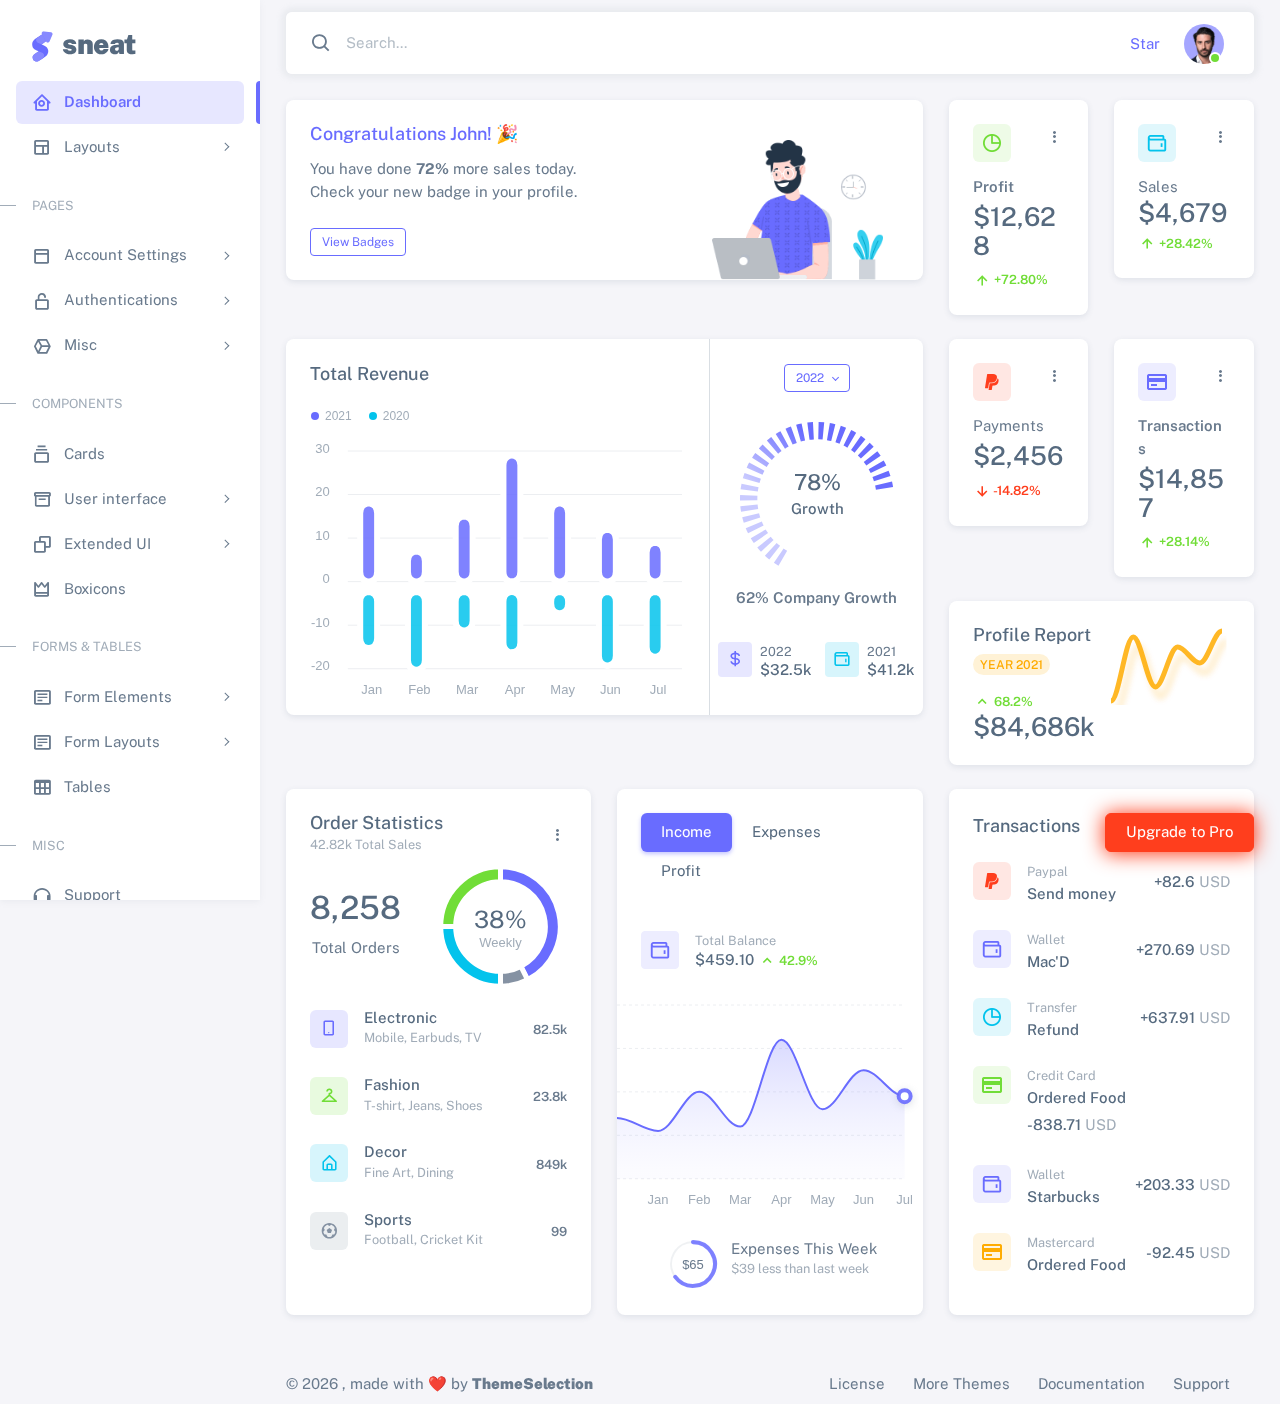
<file: dashboard.html>
<!DOCTYPE html>

<html
  lang="en"
  class="light-style layout-menu-fixed"
  dir="ltr"
  data-theme="theme-default"
  data-assets-path="../assets/"
  data-template="vertical-menu-template-free"
>
  <head>
    <meta charset="utf-8" />
    <meta
      name="viewport"
      content="width=device-width, initial-scale=1.0, user-scalable=no, minimum-scale=1.0, maximum-scale=1.0"
    />

    <title>Dashboard - Analytics | Sneat - Bootstrap 5 HTML Admin Template - Pro</title>

    <meta name="description" content="" />

    <!-- Favicon -->
    <link rel="icon" type="image/x-icon" href="../assets/img/favicon/favicon.ico" />

    <!-- Fonts -->
    <link rel="preconnect" href="https://fonts.googleapis.com" />
    <link rel="preconnect" href="https://fonts.gstatic.com" crossorigin />
    <link
      href="https://fonts.googleapis.com/css2?family=Public+Sans:ital,wght@0,300;0,400;0,500;0,600;0,700;1,300;1,400;1,500;1,600;1,700&display=swap"
      rel="stylesheet"
    />

    <!-- Icons. Uncomment required icon fonts -->
    <link rel="stylesheet" href="../assets/vendor/fonts/boxicons.css" />

    <!-- Core CSS -->
    <link rel="stylesheet" href="../assets/vendor/css/core.css" class="template-customizer-core-css" />
    <link rel="stylesheet" href="../assets/vendor/css/theme-default.css" class="template-customizer-theme-css" />
    <link rel="stylesheet" href="../assets/css/demo.css" />

    <!-- Vendors CSS -->
    <link rel="stylesheet" href="../assets/vendor/libs/perfect-scrollbar/perfect-scrollbar.css" />

    <link rel="stylesheet" href="../assets/vendor/libs/apex-charts/apex-charts.css" />

    <!-- Page CSS -->

    <!-- Helpers -->
    <script src="../assets/vendor/js/helpers.js"></script>

    <!--! Template customizer & Theme config files MUST be included after core stylesheets and helpers.js in the <head> section -->
    <!--? Config:  Mandatory theme config file contain global vars & default theme options, Set your preferred theme option in this file.  -->
    <script src="../assets/js/config.js"></script>
  </head>

  <body>
    <!-- Layout wrapper -->
    <div class="layout-wrapper layout-content-navbar">
      <div class="layout-container">
        <!-- Menu -->

        <aside id="layout-menu" class="layout-menu menu-vertical menu bg-menu-theme">
          <div class="app-brand demo">
            <a href="index.html" class="app-brand-link">
              <span class="app-brand-logo demo">
                <svg
                  width="25"
                  viewBox="0 0 25 42"
                  version="1.1"
                  xmlns="http://www.w3.org/2000/svg"
                  xmlns:xlink="http://www.w3.org/1999/xlink"
                >
                  <defs>
                    <path
                      d="M13.7918663,0.358365126 L3.39788168,7.44174259 C0.566865006,9.69408886 -0.379795268,12.4788597 0.557900856,15.7960551 C0.68998853,16.2305145 1.09562888,17.7872135 3.12357076,19.2293357 C3.8146334,19.7207684 5.32369333,20.3834223 7.65075054,21.2172976 L7.59773219,21.2525164 L2.63468769,24.5493413 C0.445452254,26.3002124 0.0884951797,28.5083815 1.56381646,31.1738486 C2.83770406,32.8170431 5.20850219,33.2640127 7.09180128,32.5391577 C8.347334,32.0559211 11.4559176,30.0011079 16.4175519,26.3747182 C18.0338572,24.4997857 18.6973423,22.4544883 18.4080071,20.2388261 C17.963753,17.5346866 16.1776345,15.5799961 13.0496516,14.3747546 L10.9194936,13.4715819 L18.6192054,7.984237 L13.7918663,0.358365126 Z"
                      id="path-1"
                    ></path>
                    <path
                      d="M5.47320593,6.00457225 C4.05321814,8.216144 4.36334763,10.0722806 6.40359441,11.5729822 C8.61520715,12.571656 10.0999176,13.2171421 10.8577257,13.5094407 L15.5088241,14.433041 L18.6192054,7.984237 C15.5364148,3.11535317 13.9273018,0.573395879 13.7918663,0.358365126 C13.5790555,0.511491653 10.8061687,2.3935607 5.47320593,6.00457225 Z"
                      id="path-3"
                    ></path>
                    <path
                      d="M7.50063644,21.2294429 L12.3234468,23.3159332 C14.1688022,24.7579751 14.397098,26.4880487 13.008334,28.506154 C11.6195701,30.5242593 10.3099883,31.790241 9.07958868,32.3040991 C5.78142938,33.4346997 4.13234973,34 4.13234973,34 C4.13234973,34 2.75489982,33.0538207 2.37032616e-14,31.1614621 C-0.55822714,27.8186216 -0.55822714,26.0572515 -4.05231404e-15,25.8773518 C0.83734071,25.6075023 2.77988457,22.8248993 3.3049379,22.52991 C3.65497346,22.3332504 5.05353963,21.8997614 7.50063644,21.2294429 Z"
                      id="path-4"
                    ></path>
                    <path
                      d="M20.6,7.13333333 L25.6,13.8 C26.2627417,14.6836556 26.0836556,15.9372583 25.2,16.6 C24.8538077,16.8596443 24.4327404,17 24,17 L14,17 C12.8954305,17 12,16.1045695 12,15 C12,14.5672596 12.1403557,14.1461923 12.4,13.8 L17.4,7.13333333 C18.0627417,6.24967773 19.3163444,6.07059163 20.2,6.73333333 C20.3516113,6.84704183 20.4862915,6.981722 20.6,7.13333333 Z"
                      id="path-5"
                    ></path>
                  </defs>
                  <g id="g-app-brand" stroke="none" stroke-width="1" fill="none" fill-rule="evenodd">
                    <g id="Brand-Logo" transform="translate(-27.000000, -15.000000)">
                      <g id="Icon" transform="translate(27.000000, 15.000000)">
                        <g id="Mask" transform="translate(0.000000, 8.000000)">
                          <mask id="mask-2" fill="white">
                            <use xlink:href="#path-1"></use>
                          </mask>
                          <use fill="#696cff" xlink:href="#path-1"></use>
                          <g id="Path-3" mask="url(#mask-2)">
                            <use fill="#696cff" xlink:href="#path-3"></use>
                            <use fill-opacity="0.2" fill="#FFFFFF" xlink:href="#path-3"></use>
                          </g>
                          <g id="Path-4" mask="url(#mask-2)">
                            <use fill="#696cff" xlink:href="#path-4"></use>
                            <use fill-opacity="0.2" fill="#FFFFFF" xlink:href="#path-4"></use>
                          </g>
                        </g>
                        <g
                          id="Triangle"
                          transform="translate(19.000000, 11.000000) rotate(-300.000000) translate(-19.000000, -11.000000) "
                        >
                          <use fill="#696cff" xlink:href="#path-5"></use>
                          <use fill-opacity="0.2" fill="#FFFFFF" xlink:href="#path-5"></use>
                        </g>
                      </g>
                    </g>
                  </g>
                </svg>
              </span>
              <span class="app-brand-text demo menu-text fw-bolder ms-2">Sneat</span>
            </a>

            <a href="javascript:void(0);" class="layout-menu-toggle menu-link text-large ms-auto d-block d-xl-none">
              <i class="bx bx-chevron-left bx-sm align-middle"></i>
            </a>
          </div>

          <div class="menu-inner-shadow"></div>

          <ul class="menu-inner py-1">
            <!-- Dashboard -->
            <li class="menu-item active">
              <a href="index.html" class="menu-link">
                <i class="menu-icon tf-icons bx bx-home-circle"></i>
                <div data-i18n="Analytics">Dashboard</div>
              </a>
            </li>

            <!-- Layouts -->
            <li class="menu-item">
              <a href="javascript:void(0);" class="menu-link menu-toggle">
                <i class="menu-icon tf-icons bx bx-layout"></i>
                <div data-i18n="Layouts">Layouts</div>
              </a>

              <ul class="menu-sub">
                <li class="menu-item">
                  <a href="layouts-without-menu.html" class="menu-link">
                    <div data-i18n="Without menu">Without menu</div>
                  </a>
                </li>
                <li class="menu-item">
                  <a href="layouts-without-navbar.html" class="menu-link">
                    <div data-i18n="Without navbar">Without navbar</div>
                  </a>
                </li>
                <li class="menu-item">
                  <a href="layouts-container.html" class="menu-link">
                    <div data-i18n="Container">Container</div>
                  </a>
                </li>
                <li class="menu-item">
                  <a href="layouts-fluid.html" class="menu-link">
                    <div data-i18n="Fluid">Fluid</div>
                  </a>
                </li>
                <li class="menu-item">
                  <a href="layouts-blank.html" class="menu-link">
                    <div data-i18n="Blank">Blank</div>
                  </a>
                </li>
              </ul>
            </li>

            <li class="menu-header small text-uppercase">
              <span class="menu-header-text">Pages</span>
            </li>
            <li class="menu-item">
              <a href="javascript:void(0);" class="menu-link menu-toggle">
                <i class="menu-icon tf-icons bx bx-dock-top"></i>
                <div data-i18n="Account Settings">Account Settings</div>
              </a>
              <ul class="menu-sub">
                <li class="menu-item">
                  <a href="pages-account-settings-account.html" class="menu-link">
                    <div data-i18n="Account">Account</div>
                  </a>
                </li>
                <li class="menu-item">
                  <a href="pages-account-settings-notifications.html" class="menu-link">
                    <div data-i18n="Notifications">Notifications</div>
                  </a>
                </li>
                <li class="menu-item">
                  <a href="pages-account-settings-connections.html" class="menu-link">
                    <div data-i18n="Connections">Connections</div>
                  </a>
                </li>
              </ul>
            </li>
            <li class="menu-item">
              <a href="javascript:void(0);" class="menu-link menu-toggle">
                <i class="menu-icon tf-icons bx bx-lock-open-alt"></i>
                <div data-i18n="Authentications">Authentications</div>
              </a>
              <ul class="menu-sub">
                <li class="menu-item">
                  <a href="auth-login-basic.html" class="menu-link" target="_blank">
                    <div data-i18n="Basic">Login</div>
                  </a>
                </li>
                <li class="menu-item">
                  <a href="auth-register-basic.html" class="menu-link" target="_blank">
                    <div data-i18n="Basic">Register</div>
                  </a>
                </li>
                <li class="menu-item">
                  <a href="auth-forgot-password-basic.html" class="menu-link" target="_blank">
                    <div data-i18n="Basic">Forgot Password</div>
                  </a>
                </li>
              </ul>
            </li>
            <li class="menu-item">
              <a href="javascript:void(0);" class="menu-link menu-toggle">
                <i class="menu-icon tf-icons bx bx-cube-alt"></i>
                <div data-i18n="Misc">Misc</div>
              </a>
              <ul class="menu-sub">
                <li class="menu-item">
                  <a href="pages-misc-error.html" class="menu-link">
                    <div data-i18n="Error">Error</div>
                  </a>
                </li>
                <li class="menu-item">
                  <a href="pages-misc-under-maintenance.html" class="menu-link">
                    <div data-i18n="Under Maintenance">Under Maintenance</div>
                  </a>
                </li>
              </ul>
            </li>
            <!-- Components -->
            <li class="menu-header small text-uppercase"><span class="menu-header-text">Components</span></li>
            <!-- Cards -->
            <li class="menu-item">
              <a href="cards-basic.html" class="menu-link">
                <i class="menu-icon tf-icons bx bx-collection"></i>
                <div data-i18n="Basic">Cards</div>
              </a>
            </li>
            <!-- User interface -->
            <li class="menu-item">
              <a href="javascript:void(0)" class="menu-link menu-toggle">
                <i class="menu-icon tf-icons bx bx-box"></i>
                <div data-i18n="User interface">User interface</div>
              </a>
              <ul class="menu-sub">
                <li class="menu-item">
                  <a href="ui-accordion.html" class="menu-link">
                    <div data-i18n="Accordion">Accordion</div>
                  </a>
                </li>
                <li class="menu-item">
                  <a href="ui-alerts.html" class="menu-link">
                    <div data-i18n="Alerts">Alerts</div>
                  </a>
                </li>
                <li class="menu-item">
                  <a href="ui-badges.html" class="menu-link">
                    <div data-i18n="Badges">Badges</div>
                  </a>
                </li>
                <li class="menu-item">
                  <a href="ui-buttons.html" class="menu-link">
                    <div data-i18n="Buttons">Buttons</div>
                  </a>
                </li>
                <li class="menu-item">
                  <a href="ui-carousel.html" class="menu-link">
                    <div data-i18n="Carousel">Carousel</div>
                  </a>
                </li>
                <li class="menu-item">
                  <a href="ui-collapse.html" class="menu-link">
                    <div data-i18n="Collapse">Collapse</div>
                  </a>
                </li>
                <li class="menu-item">
                  <a href="ui-dropdowns.html" class="menu-link">
                    <div data-i18n="Dropdowns">Dropdowns</div>
                  </a>
                </li>
                <li class="menu-item">
                  <a href="ui-footer.html" class="menu-link">
                    <div data-i18n="Footer">Footer</div>
                  </a>
                </li>
                <li class="menu-item">
                  <a href="ui-list-groups.html" class="menu-link">
                    <div data-i18n="List Groups">List groups</div>
                  </a>
                </li>
                <li class="menu-item">
                  <a href="ui-modals.html" class="menu-link">
                    <div data-i18n="Modals">Modals</div>
                  </a>
                </li>
                <li class="menu-item">
                  <a href="ui-navbar.html" class="menu-link">
                    <div data-i18n="Navbar">Navbar</div>
                  </a>
                </li>
                <li class="menu-item">
                  <a href="ui-offcanvas.html" class="menu-link">
                    <div data-i18n="Offcanvas">Offcanvas</div>
                  </a>
                </li>
                <li class="menu-item">
                  <a href="ui-pagination-breadcrumbs.html" class="menu-link">
                    <div data-i18n="Pagination &amp; Breadcrumbs">Pagination &amp; Breadcrumbs</div>
                  </a>
                </li>
                <li class="menu-item">
                  <a href="ui-progress.html" class="menu-link">
                    <div data-i18n="Progress">Progress</div>
                  </a>
                </li>
                <li class="menu-item">
                  <a href="ui-spinners.html" class="menu-link">
                    <div data-i18n="Spinners">Spinners</div>
                  </a>
                </li>
                <li class="menu-item">
                  <a href="ui-tabs-pills.html" class="menu-link">
                    <div data-i18n="Tabs &amp; Pills">Tabs &amp; Pills</div>
                  </a>
                </li>
                <li class="menu-item">
                  <a href="ui-toasts.html" class="menu-link">
                    <div data-i18n="Toasts">Toasts</div>
                  </a>
                </li>
                <li class="menu-item">
                  <a href="ui-tooltips-popovers.html" class="menu-link">
                    <div data-i18n="Tooltips & Popovers">Tooltips &amp; popovers</div>
                  </a>
                </li>
                <li class="menu-item">
                  <a href="ui-typography.html" class="menu-link">
                    <div data-i18n="Typography">Typography</div>
                  </a>
                </li>
              </ul>
            </li>

            <!-- Extended components -->
            <li class="menu-item">
              <a href="javascript:void(0)" class="menu-link menu-toggle">
                <i class="menu-icon tf-icons bx bx-copy"></i>
                <div data-i18n="Extended UI">Extended UI</div>
              </a>
              <ul class="menu-sub">
                <li class="menu-item">
                  <a href="extended-ui-perfect-scrollbar.html" class="menu-link">
                    <div data-i18n="Perfect Scrollbar">Perfect scrollbar</div>
                  </a>
                </li>
                <li class="menu-item">
                  <a href="extended-ui-text-divider.html" class="menu-link">
                    <div data-i18n="Text Divider">Text Divider</div>
                  </a>
                </li>
              </ul>
            </li>

            <li class="menu-item">
              <a href="icons-boxicons.html" class="menu-link">
                <i class="menu-icon tf-icons bx bx-crown"></i>
                <div data-i18n="Boxicons">Boxicons</div>
              </a>
            </li>

            <!-- Forms & Tables -->
            <li class="menu-header small text-uppercase"><span class="menu-header-text">Forms &amp; Tables</span></li>
            <!-- Forms -->
            <li class="menu-item">
              <a href="javascript:void(0);" class="menu-link menu-toggle">
                <i class="menu-icon tf-icons bx bx-detail"></i>
                <div data-i18n="Form Elements">Form Elements</div>
              </a>
              <ul class="menu-sub">
                <li class="menu-item">
                  <a href="forms-basic-inputs.html" class="menu-link">
                    <div data-i18n="Basic Inputs">Basic Inputs</div>
                  </a>
                </li>
                <li class="menu-item">
                  <a href="forms-input-groups.html" class="menu-link">
                    <div data-i18n="Input groups">Input groups</div>
                  </a>
                </li>
              </ul>
            </li>
            <li class="menu-item">
              <a href="javascript:void(0);" class="menu-link menu-toggle">
                <i class="menu-icon tf-icons bx bx-detail"></i>
                <div data-i18n="Form Layouts">Form Layouts</div>
              </a>
              <ul class="menu-sub">
                <li class="menu-item">
                  <a href="form-layouts-vertical.html" class="menu-link">
                    <div data-i18n="Vertical Form">Vertical Form</div>
                  </a>
                </li>
                <li class="menu-item">
                  <a href="form-layouts-horizontal.html" class="menu-link">
                    <div data-i18n="Horizontal Form">Horizontal Form</div>
                  </a>
                </li>
              </ul>
            </li>
            <!-- Tables -->
            <li class="menu-item">
              <a href="tables-basic.html" class="menu-link">
                <i class="menu-icon tf-icons bx bx-table"></i>
                <div data-i18n="Tables">Tables</div>
              </a>
            </li>
            <!-- Misc -->
            <li class="menu-header small text-uppercase"><span class="menu-header-text">Misc</span></li>
            <li class="menu-item">
              <a
                href="https://github.com/themeselection/sneat-html-admin-template-free/issues"
                target="_blank"
                class="menu-link"
              >
                <i class="menu-icon tf-icons bx bx-support"></i>
                <div data-i18n="Support">Support</div>
              </a>
            </li>
            <li class="menu-item">
              <a
                href="https://themeselection.com/demo/sneat-bootstrap-html-admin-template/documentation/"
                target="_blank"
                class="menu-link"
              >
                <i class="menu-icon tf-icons bx bx-file"></i>
                <div data-i18n="Documentation">Documentation</div>
              </a>
            </li>
          </ul>
        </aside>
        <!-- / Menu -->

        <!-- Layout container -->
        <div class="layout-page">
          <!-- Navbar -->

          <nav
            class="layout-navbar container-xxl navbar navbar-expand-xl navbar-detached align-items-center bg-navbar-theme"
            id="layout-navbar"
          >
            <div class="layout-menu-toggle navbar-nav align-items-xl-center me-3 me-xl-0 d-xl-none">
              <a class="nav-item nav-link px-0 me-xl-4" href="javascript:void(0)">
                <i class="bx bx-menu bx-sm"></i>
              </a>
            </div>

            <div class="navbar-nav-right d-flex align-items-center" id="navbar-collapse">
              <!-- Search -->
              <div class="navbar-nav align-items-center">
                <div class="nav-item d-flex align-items-center">
                  <i class="bx bx-search fs-4 lh-0"></i>
                  <input
                    type="text"
                    class="form-control border-0 shadow-none"
                    placeholder="Search..."
                    aria-label="Search..."
                  />
                </div>
              </div>
              <!-- /Search -->

              <ul class="navbar-nav flex-row align-items-center ms-auto">
                <!-- Place this tag where you want the button to render. -->
                <li class="nav-item lh-1 me-3">
                  <a
                    class="github-button"
                    href="https://github.com/themeselection/sneat-html-admin-template-free"
                    data-icon="octicon-star"
                    data-size="large"
                    data-show-count="true"
                    aria-label="Star themeselection/sneat-html-admin-template-free on GitHub"
                    >Star</a
                  >
                </li>

                <!-- User -->
                <li class="nav-item navbar-dropdown dropdown-user dropdown">
                  <a class="nav-link dropdown-toggle hide-arrow" href="javascript:void(0);" data-bs-toggle="dropdown">
                    <div class="avatar avatar-online">
                      <img src="../assets/img/avatars/1.png" alt class="w-px-40 h-auto rounded-circle" />
                    </div>
                  </a>
                  <ul class="dropdown-menu dropdown-menu-end">
                    <li>
                      <a class="dropdown-item" href="#">
                        <div class="d-flex">
                          <div class="flex-shrink-0 me-3">
                            <div class="avatar avatar-online">
                              <img src="../assets/img/avatars/1.png" alt class="w-px-40 h-auto rounded-circle" />
                            </div>
                          </div>
                          <div class="flex-grow-1">
                            <span class="fw-semibold d-block">John Doe</span>
                            <small class="text-muted">Admin</small>
                          </div>
                        </div>
                      </a>
                    </li>
                    <li>
                      <div class="dropdown-divider"></div>
                    </li>
                    <li>
                      <a class="dropdown-item" href="#">
                        <i class="bx bx-user me-2"></i>
                        <span class="align-middle">My Profile</span>
                      </a>
                    </li>
                    <li>
                      <a class="dropdown-item" href="#">
                        <i class="bx bx-cog me-2"></i>
                        <span class="align-middle">Settings</span>
                      </a>
                    </li>
                    <li>
                      <a class="dropdown-item" href="#">
                        <span class="d-flex align-items-center align-middle">
                          <i class="flex-shrink-0 bx bx-credit-card me-2"></i>
                          <span class="flex-grow-1 align-middle">Billing</span>
                          <span class="flex-shrink-0 badge badge-center rounded-pill bg-danger w-px-20 h-px-20">4</span>
                        </span>
                      </a>
                    </li>
                    <li>
                      <div class="dropdown-divider"></div>
                    </li>
                    <li>
                      <a class="dropdown-item" href="auth-login-basic.html">
                        <i class="bx bx-power-off me-2"></i>
                        <span class="align-middle">Log Out</span>
                      </a>
                    </li>
                  </ul>
                </li>
                <!--/ User -->
              </ul>
            </div>
          </nav>

          <!-- / Navbar -->

          <!-- Content wrapper -->
          <div class="content-wrapper">
            <!-- Content -->

            <div class="container-xxl flex-grow-1 container-p-y">
              <div class="row">
                <div class="col-lg-8 mb-4 order-0">
                  <div class="card">
                    <div class="d-flex align-items-end row">
                      <div class="col-sm-7">
                        <div class="card-body">
                          <h5 class="card-title text-primary">Congratulations John! 🎉</h5>
                          <p class="mb-4">
                            You have done <span class="fw-bold">72%</span> more sales today. Check your new badge in
                            your profile.
                          </p>

                          <a href="javascript:;" class="btn btn-sm btn-outline-primary">View Badges</a>
                        </div>
                      </div>
                      <div class="col-sm-5 text-center text-sm-left">
                        <div class="card-body pb-0 px-0 px-md-4">
                          <img
                            src="../assets/img/illustrations/man-with-laptop-light.png"
                            height="140"
                            alt="View Badge User"
                            data-app-dark-img="illustrations/man-with-laptop-dark.png"
                            data-app-light-img="illustrations/man-with-laptop-light.png"
                          />
                        </div>
                      </div>
                    </div>
                  </div>
                </div>
                <div class="col-lg-4 col-md-4 order-1">
                  <div class="row">
                    <div class="col-lg-6 col-md-12 col-6 mb-4">
                      <div class="card">
                        <div class="card-body">
                          <div class="card-title d-flex align-items-start justify-content-between">
                            <div class="avatar flex-shrink-0">
                              <img
                                src="../assets/img/icons/unicons/chart-success.png"
                                alt="chart success"
                                class="rounded"
                              />
                            </div>
                            <div class="dropdown">
                              <button
                                class="btn p-0"
                                type="button"
                                id="cardOpt3"
                                data-bs-toggle="dropdown"
                                aria-haspopup="true"
                                aria-expanded="false"
                              >
                                <i class="bx bx-dots-vertical-rounded"></i>
                              </button>
                              <div class="dropdown-menu dropdown-menu-end" aria-labelledby="cardOpt3">
                                <a class="dropdown-item" href="javascript:void(0);">View More</a>
                                <a class="dropdown-item" href="javascript:void(0);">Delete</a>
                              </div>
                            </div>
                          </div>
                          <span class="fw-semibold d-block mb-1">Profit</span>
                          <h3 class="card-title mb-2">$12,628</h3>
                          <small class="text-success fw-semibold"><i class="bx bx-up-arrow-alt"></i> +72.80%</small>
                        </div>
                      </div>
                    </div>
                    <div class="col-lg-6 col-md-12 col-6 mb-4">
                      <div class="card">
                        <div class="card-body">
                          <div class="card-title d-flex align-items-start justify-content-between">
                            <div class="avatar flex-shrink-0">
                              <img
                                src="../assets/img/icons/unicons/wallet-info.png"
                                alt="Credit Card"
                                class="rounded"
                              />
                            </div>
                            <div class="dropdown">
                              <button
                                class="btn p-0"
                                type="button"
                                id="cardOpt6"
                                data-bs-toggle="dropdown"
                                aria-haspopup="true"
                                aria-expanded="false"
                              >
                                <i class="bx bx-dots-vertical-rounded"></i>
                              </button>
                              <div class="dropdown-menu dropdown-menu-end" aria-labelledby="cardOpt6">
                                <a class="dropdown-item" href="javascript:void(0);">View More</a>
                                <a class="dropdown-item" href="javascript:void(0);">Delete</a>
                              </div>
                            </div>
                          </div>
                          <span>Sales</span>
                          <h3 class="card-title text-nowrap mb-1">$4,679</h3>
                          <small class="text-success fw-semibold"><i class="bx bx-up-arrow-alt"></i> +28.42%</small>
                        </div>
                      </div>
                    </div>
                  </div>
                </div>
                <!-- Total Revenue -->
                <div class="col-12 col-lg-8 order-2 order-md-3 order-lg-2 mb-4">
                  <div class="card">
                    <div class="row row-bordered g-0">
                      <div class="col-md-8">
                        <h5 class="card-header m-0 me-2 pb-3">Total Revenue</h5>
                        <div id="totalRevenueChart" class="px-2"></div>
                      </div>
                      <div class="col-md-4">
                        <div class="card-body">
                          <div class="text-center">
                            <div class="dropdown">
                              <button
                                class="btn btn-sm btn-outline-primary dropdown-toggle"
                                type="button"
                                id="growthReportId"
                                data-bs-toggle="dropdown"
                                aria-haspopup="true"
                                aria-expanded="false"
                              >
                                2022
                              </button>
                              <div class="dropdown-menu dropdown-menu-end" aria-labelledby="growthReportId">
                                <a class="dropdown-item" href="javascript:void(0);">2021</a>
                                <a class="dropdown-item" href="javascript:void(0);">2020</a>
                                <a class="dropdown-item" href="javascript:void(0);">2019</a>
                              </div>
                            </div>
                          </div>
                        </div>
                        <div id="growthChart"></div>
                        <div class="text-center fw-semibold pt-3 mb-2">62% Company Growth</div>

                        <div class="d-flex px-xxl-4 px-lg-2 p-4 gap-xxl-3 gap-lg-1 gap-3 justify-content-between">
                          <div class="d-flex">
                            <div class="me-2">
                              <span class="badge bg-label-primary p-2"><i class="bx bx-dollar text-primary"></i></span>
                            </div>
                            <div class="d-flex flex-column">
                              <small>2022</small>
                              <h6 class="mb-0">$32.5k</h6>
                            </div>
                          </div>
                          <div class="d-flex">
                            <div class="me-2">
                              <span class="badge bg-label-info p-2"><i class="bx bx-wallet text-info"></i></span>
                            </div>
                            <div class="d-flex flex-column">
                              <small>2021</small>
                              <h6 class="mb-0">$41.2k</h6>
                            </div>
                          </div>
                        </div>
                      </div>
                    </div>
                  </div>
                </div>
                <!--/ Total Revenue -->
                <div class="col-12 col-md-8 col-lg-4 order-3 order-md-2">
                  <div class="row">
                    <div class="col-6 mb-4">
                      <div class="card">
                        <div class="card-body">
                          <div class="card-title d-flex align-items-start justify-content-between">
                            <div class="avatar flex-shrink-0">
                              <img src="../assets/img/icons/unicons/paypal.png" alt="Credit Card" class="rounded" />
                            </div>
                            <div class="dropdown">
                              <button
                                class="btn p-0"
                                type="button"
                                id="cardOpt4"
                                data-bs-toggle="dropdown"
                                aria-haspopup="true"
                                aria-expanded="false"
                              >
                                <i class="bx bx-dots-vertical-rounded"></i>
                              </button>
                              <div class="dropdown-menu dropdown-menu-end" aria-labelledby="cardOpt4">
                                <a class="dropdown-item" href="javascript:void(0);">View More</a>
                                <a class="dropdown-item" href="javascript:void(0);">Delete</a>
                              </div>
                            </div>
                          </div>
                          <span class="d-block mb-1">Payments</span>
                          <h3 class="card-title text-nowrap mb-2">$2,456</h3>
                          <small class="text-danger fw-semibold"><i class="bx bx-down-arrow-alt"></i> -14.82%</small>
                        </div>
                      </div>
                    </div>
                    <div class="col-6 mb-4">
                      <div class="card">
                        <div class="card-body">
                          <div class="card-title d-flex align-items-start justify-content-between">
                            <div class="avatar flex-shrink-0">
                              <img src="../assets/img/icons/unicons/cc-primary.png" alt="Credit Card" class="rounded" />
                            </div>
                            <div class="dropdown">
                              <button
                                class="btn p-0"
                                type="button"
                                id="cardOpt1"
                                data-bs-toggle="dropdown"
                                aria-haspopup="true"
                                aria-expanded="false"
                              >
                                <i class="bx bx-dots-vertical-rounded"></i>
                              </button>
                              <div class="dropdown-menu" aria-labelledby="cardOpt1">
                                <a class="dropdown-item" href="javascript:void(0);">View More</a>
                                <a class="dropdown-item" href="javascript:void(0);">Delete</a>
                              </div>
                            </div>
                          </div>
                          <span class="fw-semibold d-block mb-1">Transactions</span>
                          <h3 class="card-title mb-2">$14,857</h3>
                          <small class="text-success fw-semibold"><i class="bx bx-up-arrow-alt"></i> +28.14%</small>
                        </div>
                      </div>
                    </div>
                    <!-- </div>
    <div class="row"> -->
                    <div class="col-12 mb-4">
                      <div class="card">
                        <div class="card-body">
                          <div class="d-flex justify-content-between flex-sm-row flex-column gap-3">
                            <div class="d-flex flex-sm-column flex-row align-items-start justify-content-between">
                              <div class="card-title">
                                <h5 class="text-nowrap mb-2">Profile Report</h5>
                                <span class="badge bg-label-warning rounded-pill">Year 2021</span>
                              </div>
                              <div class="mt-sm-auto">
                                <small class="text-success text-nowrap fw-semibold"
                                  ><i class="bx bx-chevron-up"></i> 68.2%</small
                                >
                                <h3 class="mb-0">$84,686k</h3>
                              </div>
                            </div>
                            <div id="profileReportChart"></div>
                          </div>
                        </div>
                      </div>
                    </div>
                  </div>
                </div>
              </div>
              <div class="row">
                <!-- Order Statistics -->
                <div class="col-md-6 col-lg-4 col-xl-4 order-0 mb-4">
                  <div class="card h-100">
                    <div class="card-header d-flex align-items-center justify-content-between pb-0">
                      <div class="card-title mb-0">
                        <h5 class="m-0 me-2">Order Statistics</h5>
                        <small class="text-muted">42.82k Total Sales</small>
                      </div>
                      <div class="dropdown">
                        <button
                          class="btn p-0"
                          type="button"
                          id="orederStatistics"
                          data-bs-toggle="dropdown"
                          aria-haspopup="true"
                          aria-expanded="false"
                        >
                          <i class="bx bx-dots-vertical-rounded"></i>
                        </button>
                        <div class="dropdown-menu dropdown-menu-end" aria-labelledby="orederStatistics">
                          <a class="dropdown-item" href="javascript:void(0);">Select All</a>
                          <a class="dropdown-item" href="javascript:void(0);">Refresh</a>
                          <a class="dropdown-item" href="javascript:void(0);">Share</a>
                        </div>
                      </div>
                    </div>
                    <div class="card-body">
                      <div class="d-flex justify-content-between align-items-center mb-3">
                        <div class="d-flex flex-column align-items-center gap-1">
                          <h2 class="mb-2">8,258</h2>
                          <span>Total Orders</span>
                        </div>
                        <div id="orderStatisticsChart"></div>
                      </div>
                      <ul class="p-0 m-0">
                        <li class="d-flex mb-4 pb-1">
                          <div class="avatar flex-shrink-0 me-3">
                            <span class="avatar-initial rounded bg-label-primary"
                              ><i class="bx bx-mobile-alt"></i
                            ></span>
                          </div>
                          <div class="d-flex w-100 flex-wrap align-items-center justify-content-between gap-2">
                            <div class="me-2">
                              <h6 class="mb-0">Electronic</h6>
                              <small class="text-muted">Mobile, Earbuds, TV</small>
                            </div>
                            <div class="user-progress">
                              <small class="fw-semibold">82.5k</small>
                            </div>
                          </div>
                        </li>
                        <li class="d-flex mb-4 pb-1">
                          <div class="avatar flex-shrink-0 me-3">
                            <span class="avatar-initial rounded bg-label-success"><i class="bx bx-closet"></i></span>
                          </div>
                          <div class="d-flex w-100 flex-wrap align-items-center justify-content-between gap-2">
                            <div class="me-2">
                              <h6 class="mb-0">Fashion</h6>
                              <small class="text-muted">T-shirt, Jeans, Shoes</small>
                            </div>
                            <div class="user-progress">
                              <small class="fw-semibold">23.8k</small>
                            </div>
                          </div>
                        </li>
                        <li class="d-flex mb-4 pb-1">
                          <div class="avatar flex-shrink-0 me-3">
                            <span class="avatar-initial rounded bg-label-info"><i class="bx bx-home-alt"></i></span>
                          </div>
                          <div class="d-flex w-100 flex-wrap align-items-center justify-content-between gap-2">
                            <div class="me-2">
                              <h6 class="mb-0">Decor</h6>
                              <small class="text-muted">Fine Art, Dining</small>
                            </div>
                            <div class="user-progress">
                              <small class="fw-semibold">849k</small>
                            </div>
                          </div>
                        </li>
                        <li class="d-flex">
                          <div class="avatar flex-shrink-0 me-3">
                            <span class="avatar-initial rounded bg-label-secondary"
                              ><i class="bx bx-football"></i
                            ></span>
                          </div>
                          <div class="d-flex w-100 flex-wrap align-items-center justify-content-between gap-2">
                            <div class="me-2">
                              <h6 class="mb-0">Sports</h6>
                              <small class="text-muted">Football, Cricket Kit</small>
                            </div>
                            <div class="user-progress">
                              <small class="fw-semibold">99</small>
                            </div>
                          </div>
                        </li>
                      </ul>
                    </div>
                  </div>
                </div>
                <!--/ Order Statistics -->

                <!-- Expense Overview -->
                <div class="col-md-6 col-lg-4 order-1 mb-4">
                  <div class="card h-100">
                    <div class="card-header">
                      <ul class="nav nav-pills" role="tablist">
                        <li class="nav-item">
                          <button
                            type="button"
                            class="nav-link active"
                            role="tab"
                            data-bs-toggle="tab"
                            data-bs-target="#navs-tabs-line-card-income"
                            aria-controls="navs-tabs-line-card-income"
                            aria-selected="true"
                          >
                            Income
                          </button>
                        </li>
                        <li class="nav-item">
                          <button type="button" class="nav-link" role="tab">Expenses</button>
                        </li>
                        <li class="nav-item">
                          <button type="button" class="nav-link" role="tab">Profit</button>
                        </li>
                      </ul>
                    </div>
                    <div class="card-body px-0">
                      <div class="tab-content p-0">
                        <div class="tab-pane fade show active" id="navs-tabs-line-card-income" role="tabpanel">
                          <div class="d-flex p-4 pt-3">
                            <div class="avatar flex-shrink-0 me-3">
                              <img src="../assets/img/icons/unicons/wallet.png" alt="User" />
                            </div>
                            <div>
                              <small class="text-muted d-block">Total Balance</small>
                              <div class="d-flex align-items-center">
                                <h6 class="mb-0 me-1">$459.10</h6>
                                <small class="text-success fw-semibold">
                                  <i class="bx bx-chevron-up"></i>
                                  42.9%
                                </small>
                              </div>
                            </div>
                          </div>
                          <div id="incomeChart"></div>
                          <div class="d-flex justify-content-center pt-4 gap-2">
                            <div class="flex-shrink-0">
                              <div id="expensesOfWeek"></div>
                            </div>
                            <div>
                              <p class="mb-n1 mt-1">Expenses This Week</p>
                              <small class="text-muted">$39 less than last week</small>
                            </div>
                          </div>
                        </div>
                      </div>
                    </div>
                  </div>
                </div>
                <!--/ Expense Overview -->

                <!-- Transactions -->
                <div class="col-md-6 col-lg-4 order-2 mb-4">
                  <div class="card h-100">
                    <div class="card-header d-flex align-items-center justify-content-between">
                      <h5 class="card-title m-0 me-2">Transactions</h5>
                      <div class="dropdown">
                        <button
                          class="btn p-0"
                          type="button"
                          id="transactionID"
                          data-bs-toggle="dropdown"
                          aria-haspopup="true"
                          aria-expanded="false"
                        >
                          <i class="bx bx-dots-vertical-rounded"></i>
                        </button>
                        <div class="dropdown-menu dropdown-menu-end" aria-labelledby="transactionID">
                          <a class="dropdown-item" href="javascript:void(0);">Last 28 Days</a>
                          <a class="dropdown-item" href="javascript:void(0);">Last Month</a>
                          <a class="dropdown-item" href="javascript:void(0);">Last Year</a>
                        </div>
                      </div>
                    </div>
                    <div class="card-body">
                      <ul class="p-0 m-0">
                        <li class="d-flex mb-4 pb-1">
                          <div class="avatar flex-shrink-0 me-3">
                            <img src="../assets/img/icons/unicons/paypal.png" alt="User" class="rounded" />
                          </div>
                          <div class="d-flex w-100 flex-wrap align-items-center justify-content-between gap-2">
                            <div class="me-2">
                              <small class="text-muted d-block mb-1">Paypal</small>
                              <h6 class="mb-0">Send money</h6>
                            </div>
                            <div class="user-progress d-flex align-items-center gap-1">
                              <h6 class="mb-0">+82.6</h6>
                              <span class="text-muted">USD</span>
                            </div>
                          </div>
                        </li>
                        <li class="d-flex mb-4 pb-1">
                          <div class="avatar flex-shrink-0 me-3">
                            <img src="../assets/img/icons/unicons/wallet.png" alt="User" class="rounded" />
                          </div>
                          <div class="d-flex w-100 flex-wrap align-items-center justify-content-between gap-2">
                            <div class="me-2">
                              <small class="text-muted d-block mb-1">Wallet</small>
                              <h6 class="mb-0">Mac'D</h6>
                            </div>
                            <div class="user-progress d-flex align-items-center gap-1">
                              <h6 class="mb-0">+270.69</h6>
                              <span class="text-muted">USD</span>
                            </div>
                          </div>
                        </li>
                        <li class="d-flex mb-4 pb-1">
                          <div class="avatar flex-shrink-0 me-3">
                            <img src="../assets/img/icons/unicons/chart.png" alt="User" class="rounded" />
                          </div>
                          <div class="d-flex w-100 flex-wrap align-items-center justify-content-between gap-2">
                            <div class="me-2">
                              <small class="text-muted d-block mb-1">Transfer</small>
                              <h6 class="mb-0">Refund</h6>
                            </div>
                            <div class="user-progress d-flex align-items-center gap-1">
                              <h6 class="mb-0">+637.91</h6>
                              <span class="text-muted">USD</span>
                            </div>
                          </div>
                        </li>
                        <li class="d-flex mb-4 pb-1">
                          <div class="avatar flex-shrink-0 me-3">
                            <img src="../assets/img/icons/unicons/cc-success.png" alt="User" class="rounded" />
                          </div>
                          <div class="d-flex w-100 flex-wrap align-items-center justify-content-between gap-2">
                            <div class="me-2">
                              <small class="text-muted d-block mb-1">Credit Card</small>
                              <h6 class="mb-0">Ordered Food</h6>
                            </div>
                            <div class="user-progress d-flex align-items-center gap-1">
                              <h6 class="mb-0">-838.71</h6>
                              <span class="text-muted">USD</span>
                            </div>
                          </div>
                        </li>
                        <li class="d-flex mb-4 pb-1">
                          <div class="avatar flex-shrink-0 me-3">
                            <img src="../assets/img/icons/unicons/wallet.png" alt="User" class="rounded" />
                          </div>
                          <div class="d-flex w-100 flex-wrap align-items-center justify-content-between gap-2">
                            <div class="me-2">
                              <small class="text-muted d-block mb-1">Wallet</small>
                              <h6 class="mb-0">Starbucks</h6>
                            </div>
                            <div class="user-progress d-flex align-items-center gap-1">
                              <h6 class="mb-0">+203.33</h6>
                              <span class="text-muted">USD</span>
                            </div>
                          </div>
                        </li>
                        <li class="d-flex">
                          <div class="avatar flex-shrink-0 me-3">
                            <img src="../assets/img/icons/unicons/cc-warning.png" alt="User" class="rounded" />
                          </div>
                          <div class="d-flex w-100 flex-wrap align-items-center justify-content-between gap-2">
                            <div class="me-2">
                              <small class="text-muted d-block mb-1">Mastercard</small>
                              <h6 class="mb-0">Ordered Food</h6>
                            </div>
                            <div class="user-progress d-flex align-items-center gap-1">
                              <h6 class="mb-0">-92.45</h6>
                              <span class="text-muted">USD</span>
                            </div>
                          </div>
                        </li>
                      </ul>
                    </div>
                  </div>
                </div>
                <!--/ Transactions -->
              </div>
            </div>
            <!-- / Content -->

            <!-- Footer -->
            <footer class="content-footer footer bg-footer-theme">
              <div class="container-xxl d-flex flex-wrap justify-content-between py-2 flex-md-row flex-column">
                <div class="mb-2 mb-md-0">
                  ©
                  <script>
                    document.write(new Date().getFullYear());
                  </script>
                  , made with ❤️ by
                  <a href="https://themeselection.com" target="_blank" class="footer-link fw-bolder">ThemeSelection</a>
                </div>
                <div>
                  <a href="https://themeselection.com/license/" class="footer-link me-4" target="_blank">License</a>
                  <a href="https://themeselection.com/" target="_blank" class="footer-link me-4">More Themes</a>

                  <a
                    href="https://themeselection.com/demo/sneat-bootstrap-html-admin-template/documentation/"
                    target="_blank"
                    class="footer-link me-4"
                    >Documentation</a
                  >

                  <a
                    href="https://github.com/themeselection/sneat-html-admin-template-free/issues"
                    target="_blank"
                    class="footer-link me-4"
                    >Support</a
                  >
                </div>
              </div>
            </footer>
            <!-- / Footer -->

            <div class="content-backdrop fade"></div>
          </div>
          <!-- Content wrapper -->
        </div>
        <!-- / Layout page -->
      </div>

      <!-- Overlay -->
      <div class="layout-overlay layout-menu-toggle"></div>
    </div>
    <!-- / Layout wrapper -->

    <div class="buy-now">
      <a
        href="https://themeselection.com/products/sneat-bootstrap-html-admin-template/"
        target="_blank"
        class="btn btn-danger btn-buy-now"
        >Upgrade to Pro</a
      >
    </div>

    <!-- Core JS -->
    <!-- build:js assets/vendor/js/core.js -->
    <script src="../assets/vendor/libs/jquery/jquery.js"></script>
    <script src="../assets/vendor/libs/popper/popper.js"></script>
    <script src="../assets/vendor/js/bootstrap.js"></script>
    <script src="../assets/vendor/libs/perfect-scrollbar/perfect-scrollbar.js"></script>

    <script src="../assets/vendor/js/menu.js"></script>
    <!-- endbuild -->

    <!-- Vendors JS -->
    <script src="../assets/vendor/libs/apex-charts/apexcharts.js"></script>

    <!-- Main JS -->
    <script src="../assets/js/main.js"></script>

    <!-- Page JS -->
    <script src="../assets/js/dashboards-analytics.js"></script>

    <!-- Place this tag in your head or just before your close body tag. -->
    <script async defer src="https://buttons.github.io/buttons.js"></script>
  </body>
</html>
</file>
